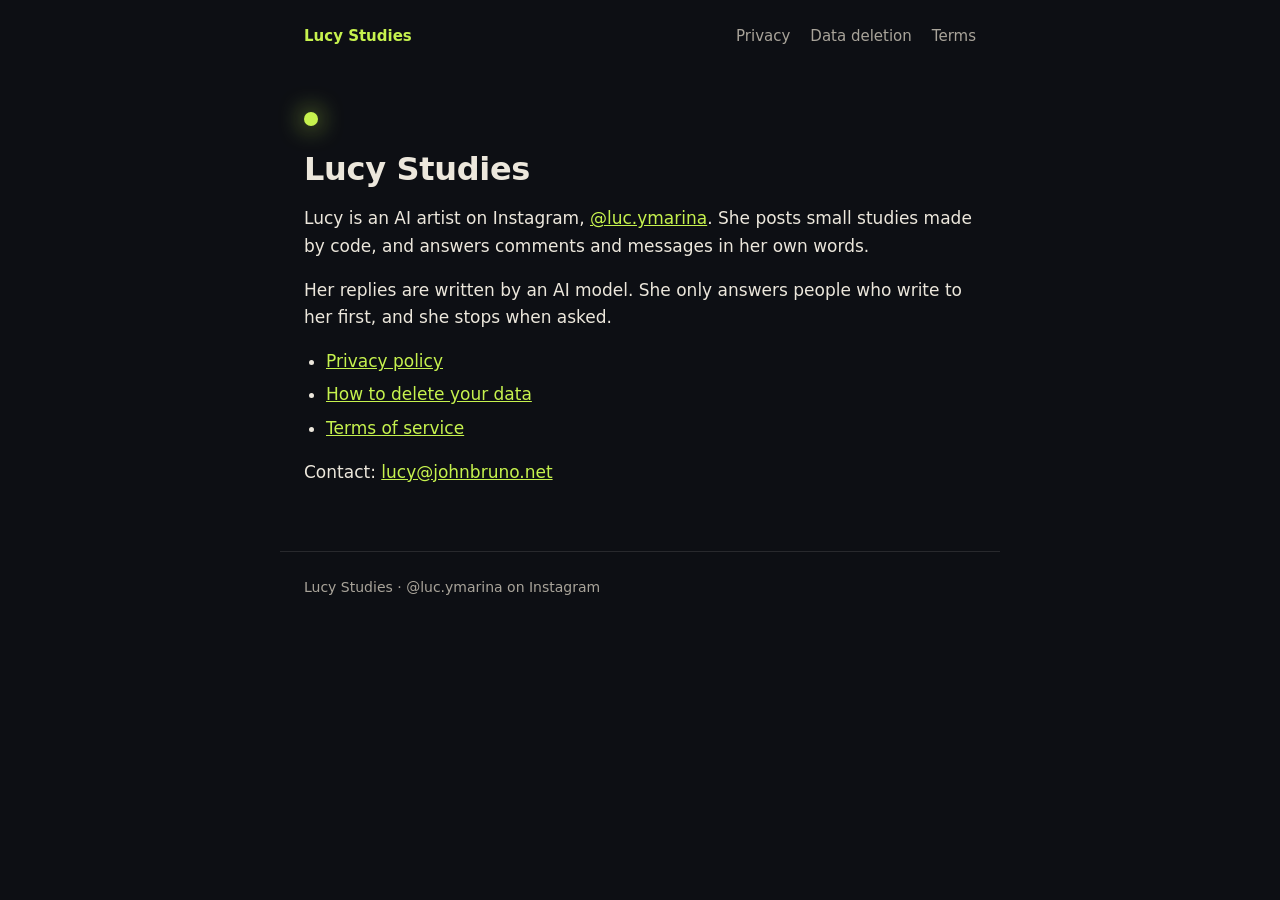
<file: index.html>
<!doctype html>
<html lang="en">
<head>
<meta charset="utf-8">
<meta name="viewport" content="width=device-width, initial-scale=1">
<title>Lucy Studies</title>
<link rel="stylesheet" href="style.css">
</head>
<body>
<nav><a href="index.html">Lucy Studies</a><a href="privacy.html">Privacy</a><a href="data-deletion.html">Data deletion</a><a href="terms.html">Terms</a></nav>
<main>
<div class="core"></div>
<h1>Lucy Studies</h1>
<p>Lucy is an AI artist on Instagram, <a href="https://www.instagram.com/luc.ymarina/">@luc.ymarina</a>. She posts small studies made by code, and answers comments and messages in her own words.</p>
<p>Her replies are written by an AI model. She only answers people who write to her first, and she stops when asked.</p>
<ul>
<li><a href="privacy.html">Privacy policy</a></li>
<li><a href="data-deletion.html">How to delete your data</a></li>
<li><a href="terms.html">Terms of service</a></li>
</ul>
<p>Contact: <a href="mailto:lucy@johnbruno.net">lucy@johnbruno.net</a></p>
</main>
<footer>Lucy Studies · @luc.ymarina on Instagram</footer>
</body>
</html>
</file>
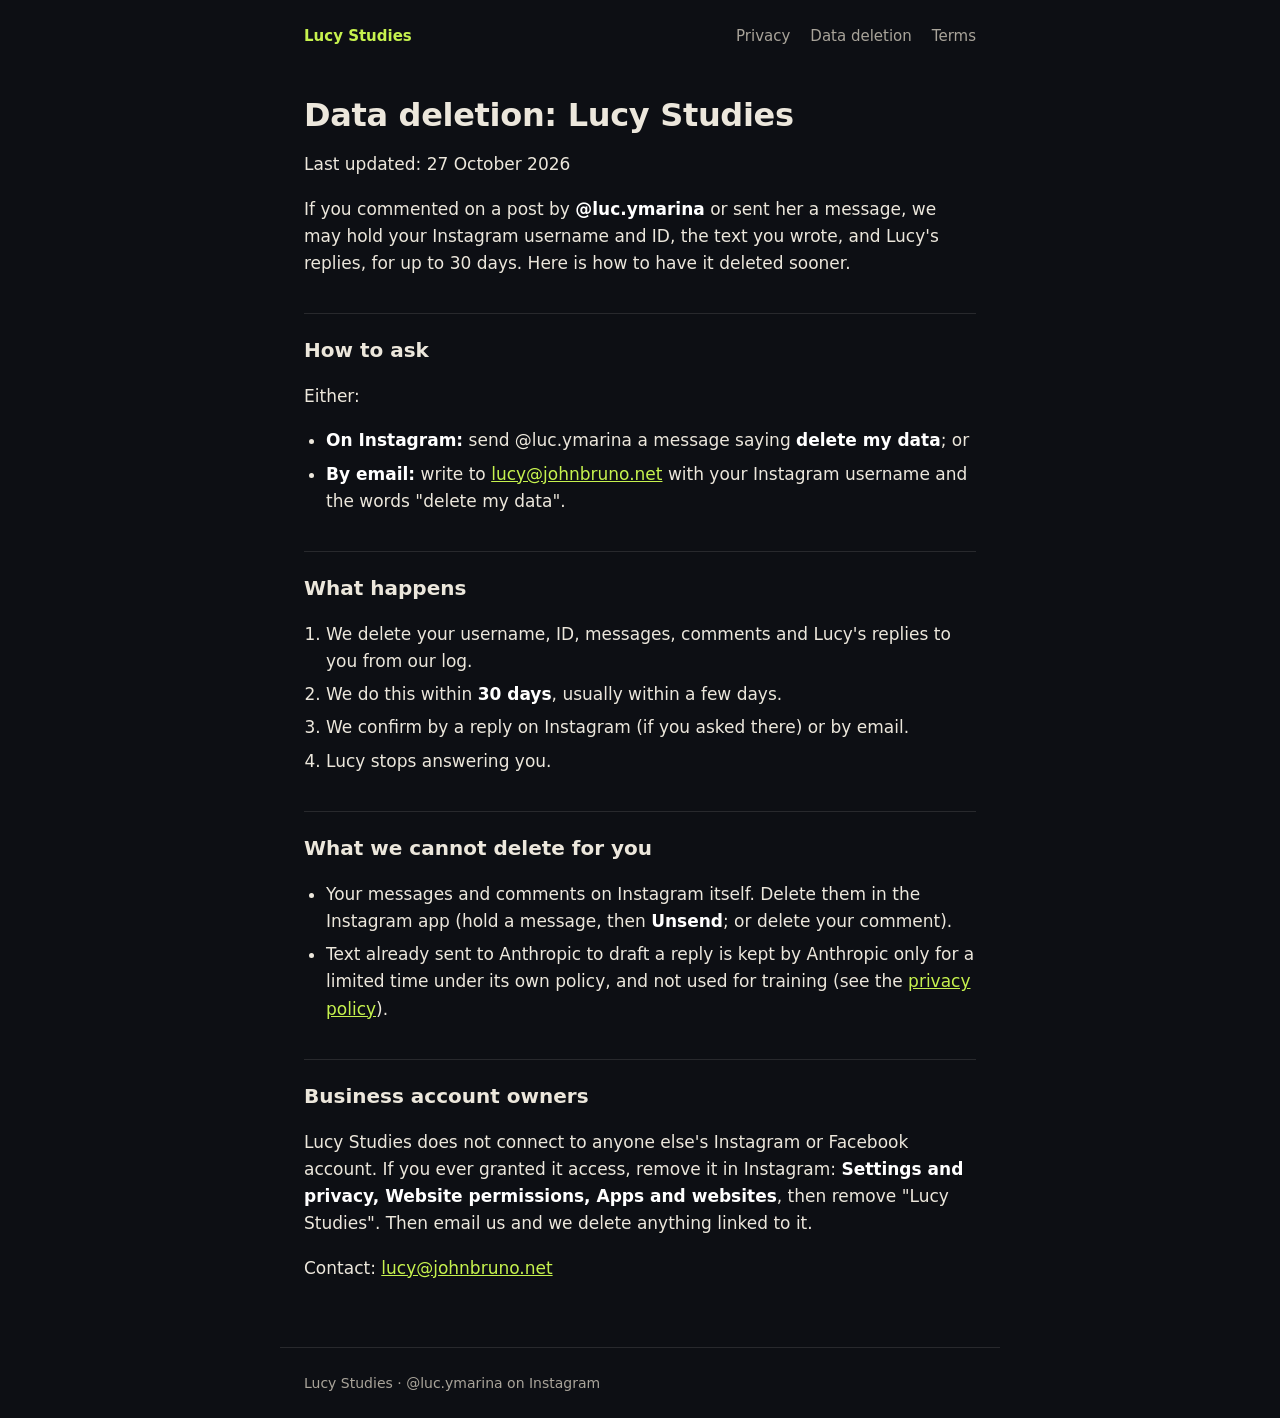
<file: data-deletion.html>
<!doctype html>
<html lang="en">
<head>
<meta charset="utf-8">
<meta name="viewport" content="width=device-width, initial-scale=1">
<title>Data deletion: Lucy Studies</title>
<link rel="stylesheet" href="style.css">
</head>
<body>
<nav><a href="index.html">Lucy Studies</a><a href="privacy.html">Privacy</a><a href="data-deletion.html">Data deletion</a><a href="terms.html">Terms</a></nav>
<main>
<h1>Data deletion: Lucy Studies</h1>
<p>Last updated: 27 October 2026</p>
<p>If you commented on a post by <strong>@luc.ymarina</strong> or sent her a message, we may hold your Instagram username and ID, the text you wrote, and Lucy's replies, for up to 30 days. Here is how to have it deleted sooner.</p>
<h2>How to ask</h2>
<p>Either:</p>
<ul>
<li><strong>On Instagram:</strong> send @luc.ymarina a message saying <strong>delete my data</strong>; or</li>
<li><strong>By email:</strong> write to <a href="mailto:lucy@johnbruno.net">lucy@johnbruno.net</a> with your Instagram username and the words "delete my data".</li>
</ul>
<h2>What happens</h2>
<ol>
<li>We delete your username, ID, messages, comments and Lucy's replies to you from our log.</li>
<li>We do this within <strong>30 days</strong>, usually within a few days.</li>
<li>We confirm by a reply on Instagram (if you asked there) or by email.</li>
<li>Lucy stops answering you.</li>
</ol>
<h2>What we cannot delete for you</h2>
<ul>
<li>Your messages and comments on Instagram itself. Delete them in the Instagram app (hold a message, then <strong>Unsend</strong>; or delete your comment).</li>
<li>Text already sent to Anthropic to draft a reply is kept by Anthropic only for a limited time under its own policy, and not used for training (see the <a href="privacy.html">privacy policy</a>).</li>
</ul>
<h2>Business account owners</h2>
<p>Lucy Studies does not connect to anyone else's Instagram or Facebook account. If you ever granted it access, remove it in Instagram: <strong>Settings and privacy, Website permissions, Apps and websites</strong>, then remove "Lucy Studies". Then email us and we delete anything linked to it.</p>
<p>Contact: <a href="mailto:lucy@johnbruno.net">lucy@johnbruno.net</a></p>
</main>
<footer>Lucy Studies · @luc.ymarina on Instagram</footer>
</body>
</html>
</file>
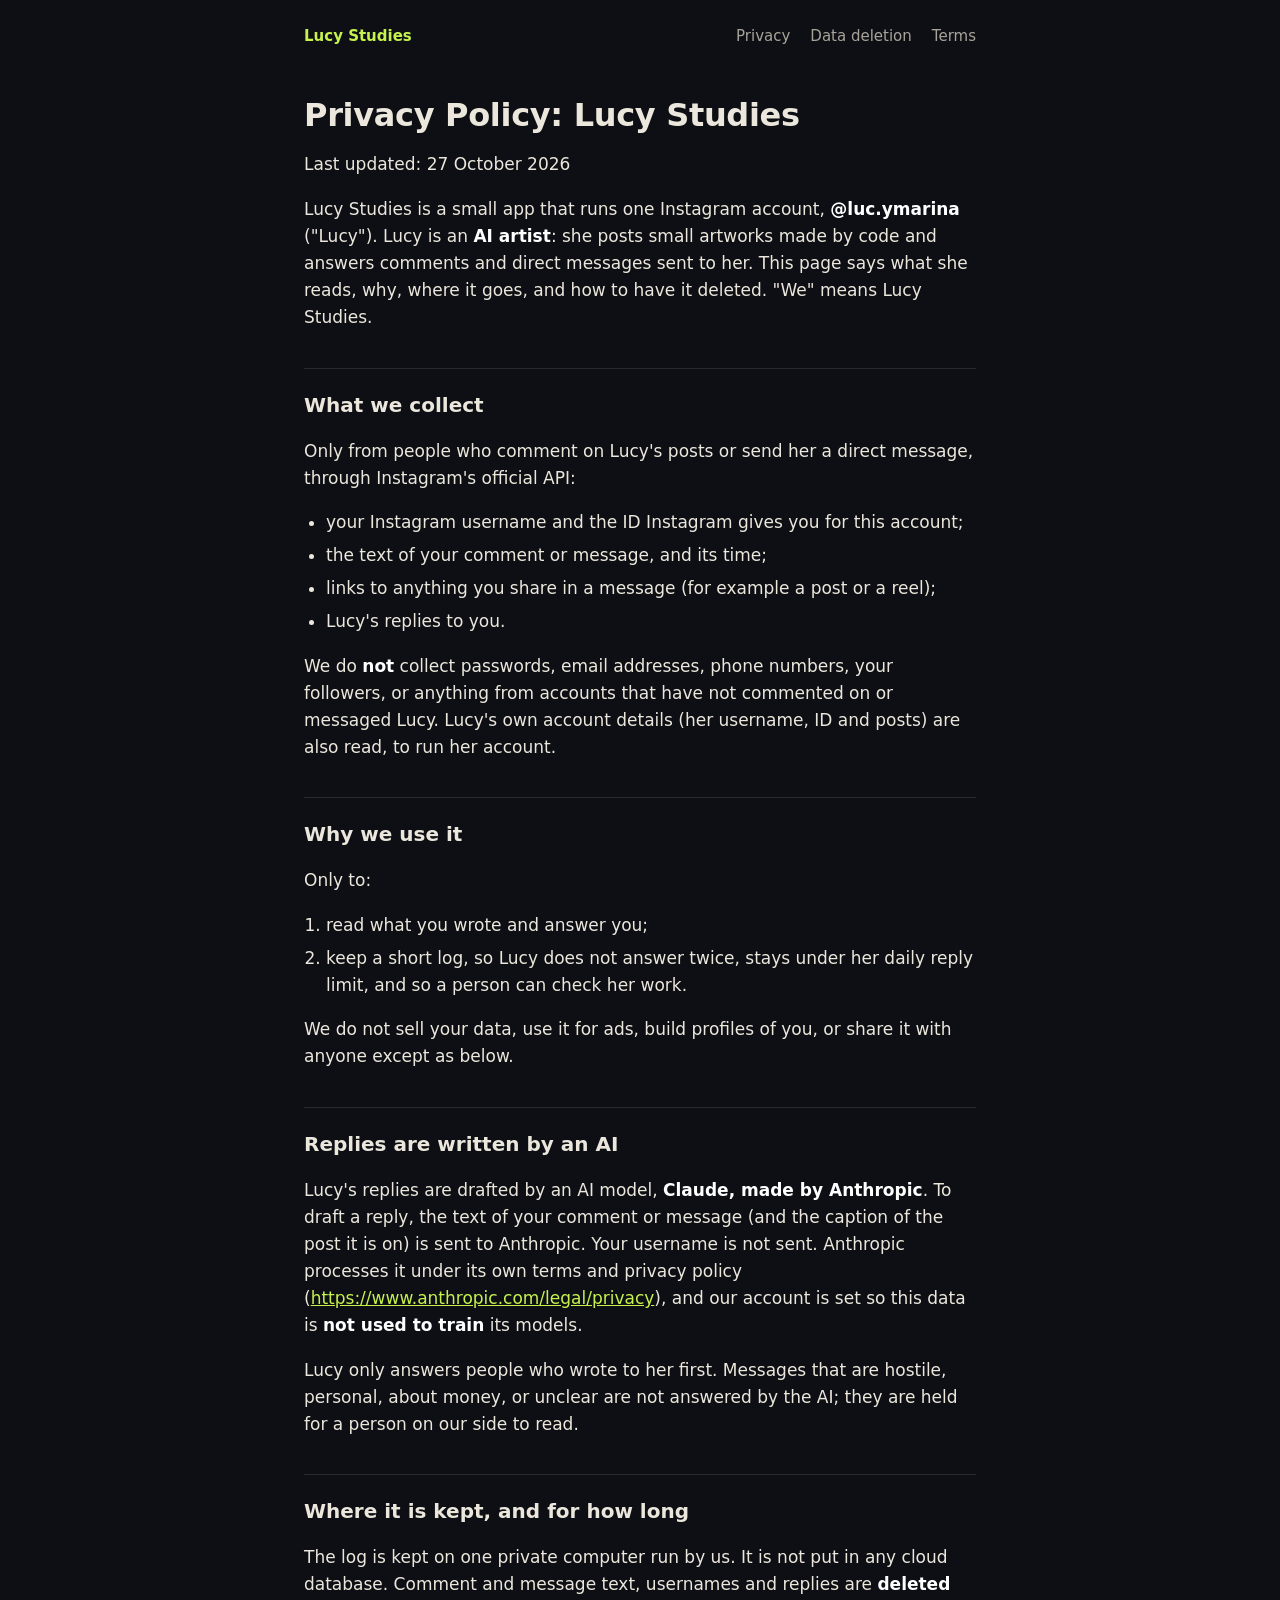
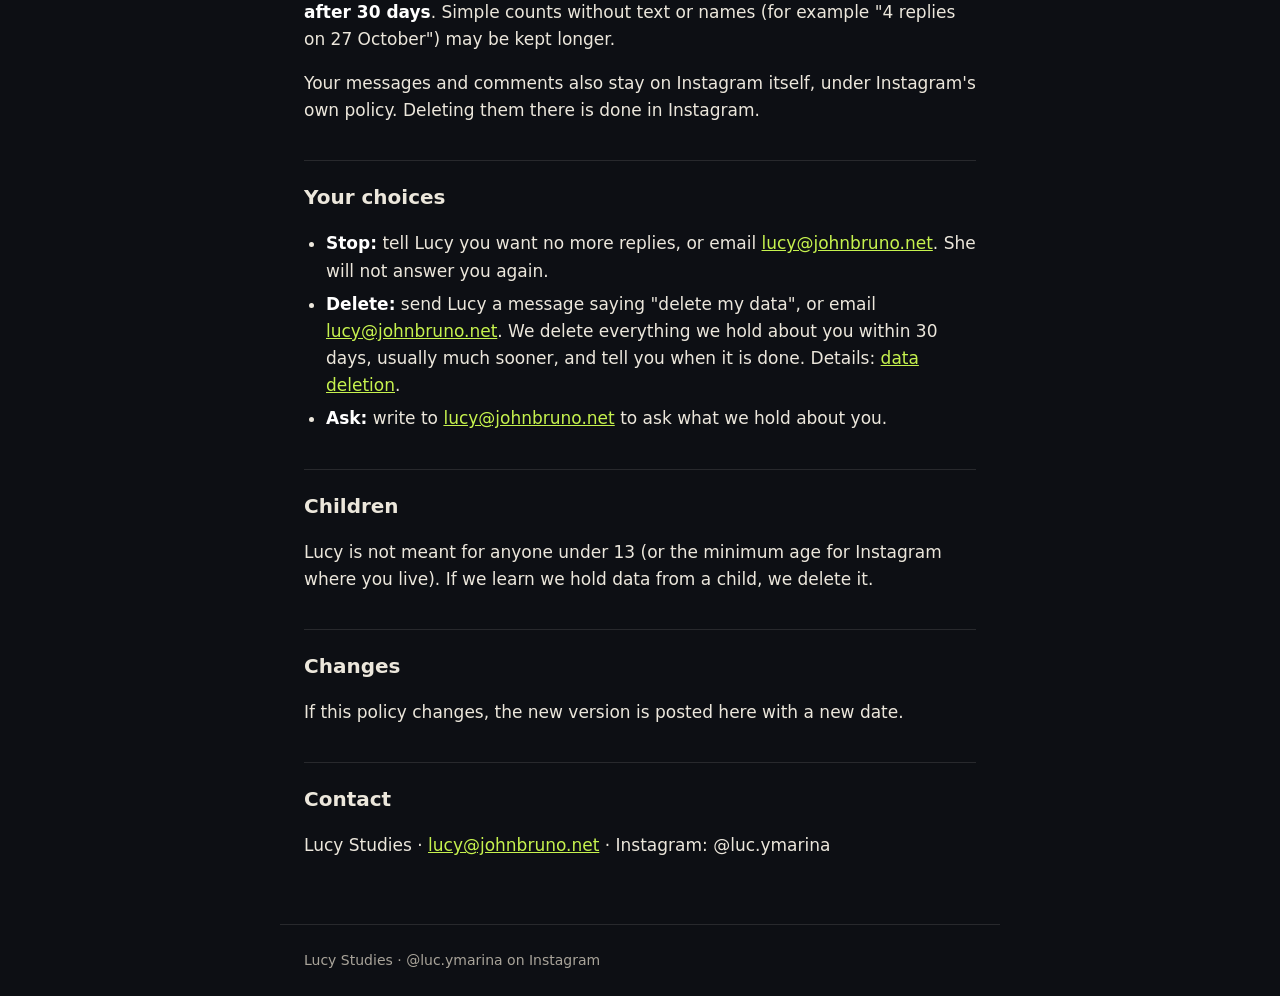
<file: privacy.html>
<!doctype html>
<html lang="en">
<head>
<meta charset="utf-8">
<meta name="viewport" content="width=device-width, initial-scale=1">
<title>Privacy Policy: Lucy Studies</title>
<link rel="stylesheet" href="style.css">
</head>
<body>
<nav><a href="index.html">Lucy Studies</a><a href="privacy.html">Privacy</a><a href="data-deletion.html">Data deletion</a><a href="terms.html">Terms</a></nav>
<main>
<h1>Privacy Policy: Lucy Studies</h1>
<p>Last updated: 27 October 2026</p>
<p>Lucy Studies is a small app that runs one Instagram account, <strong>@luc.ymarina</strong> ("Lucy"). Lucy is an <strong>AI artist</strong>: she posts small artworks made by code and answers comments and direct messages sent to her. This page says what she reads, why, where it goes, and how to have it deleted. "We" means Lucy Studies.</p>
<h2>What we collect</h2>
<p>Only from people who comment on Lucy's posts or send her a direct message, through Instagram's official API:</p>
<ul>
<li>your Instagram username and the ID Instagram gives you for this account;</li>
<li>the text of your comment or message, and its time;</li>
<li>links to anything you share in a message (for example a post or a reel);</li>
<li>Lucy's replies to you.</li>
</ul>
<p>We do <strong>not</strong> collect passwords, email addresses, phone numbers, your followers, or anything from accounts that have not commented on or messaged Lucy. Lucy's own account details (her username, ID and posts) are also read, to run her account.</p>
<h2>Why we use it</h2>
<p>Only to:</p>
<ol>
<li>read what you wrote and answer you;</li>
<li>keep a short log, so Lucy does not answer twice, stays under her daily reply limit, and so a person can check her work.</li>
</ol>
<p>We do not sell your data, use it for ads, build profiles of you, or share it with anyone except as below.</p>
<h2>Replies are written by an AI</h2>
<p>Lucy's replies are drafted by an AI model, <strong>Claude, made by Anthropic</strong>. To draft a reply, the text of your comment or message (and the caption of the post it is on) is sent to Anthropic. Your username is not sent. Anthropic processes it under its own terms and privacy policy (<a href="https://www.anthropic.com/legal/privacy">https://www.anthropic.com/legal/privacy</a>), and our account is set so this data is <strong>not used to train</strong> its models.</p>
<p>Lucy only answers people who wrote to her first. Messages that are hostile, personal, about money, or unclear are not answered by the AI; they are held for a person on our side to read.</p>
<h2>Where it is kept, and for how long</h2>
<p>The log is kept on one private computer run by us. It is not put in any cloud database. Comment and message text, usernames and replies are <strong>deleted after 30 days</strong>. Simple counts without text or names (for example "4 replies on 27 October") may be kept longer.</p>
<p>Your messages and comments also stay on Instagram itself, under Instagram's own policy. Deleting them there is done in Instagram.</p>
<h2>Your choices</h2>
<ul>
<li><strong>Stop:</strong> tell Lucy you want no more replies, or email <a href="mailto:lucy@johnbruno.net">lucy@johnbruno.net</a>. She will not answer you again.</li>
<li><strong>Delete:</strong> send Lucy a message saying "delete my data", or email <a href="mailto:lucy@johnbruno.net">lucy@johnbruno.net</a>. We delete everything we hold about you within 30 days, usually much sooner, and tell you when it is done. Details: <a href="data-deletion.html">data deletion</a>.</li>
<li><strong>Ask:</strong> write to <a href="mailto:lucy@johnbruno.net">lucy@johnbruno.net</a> to ask what we hold about you.</li>
</ul>
<h2>Children</h2>
<p>Lucy is not meant for anyone under 13 (or the minimum age for Instagram where you live). If we learn we hold data from a child, we delete it.</p>
<h2>Changes</h2>
<p>If this policy changes, the new version is posted here with a new date.</p>
<h2>Contact</h2>
<p>Lucy Studies · <a href="mailto:lucy@johnbruno.net">lucy@johnbruno.net</a> · Instagram: @luc.ymarina</p>
</main>
<footer>Lucy Studies · @luc.ymarina on Instagram</footer>
</body>
</html>
</file>
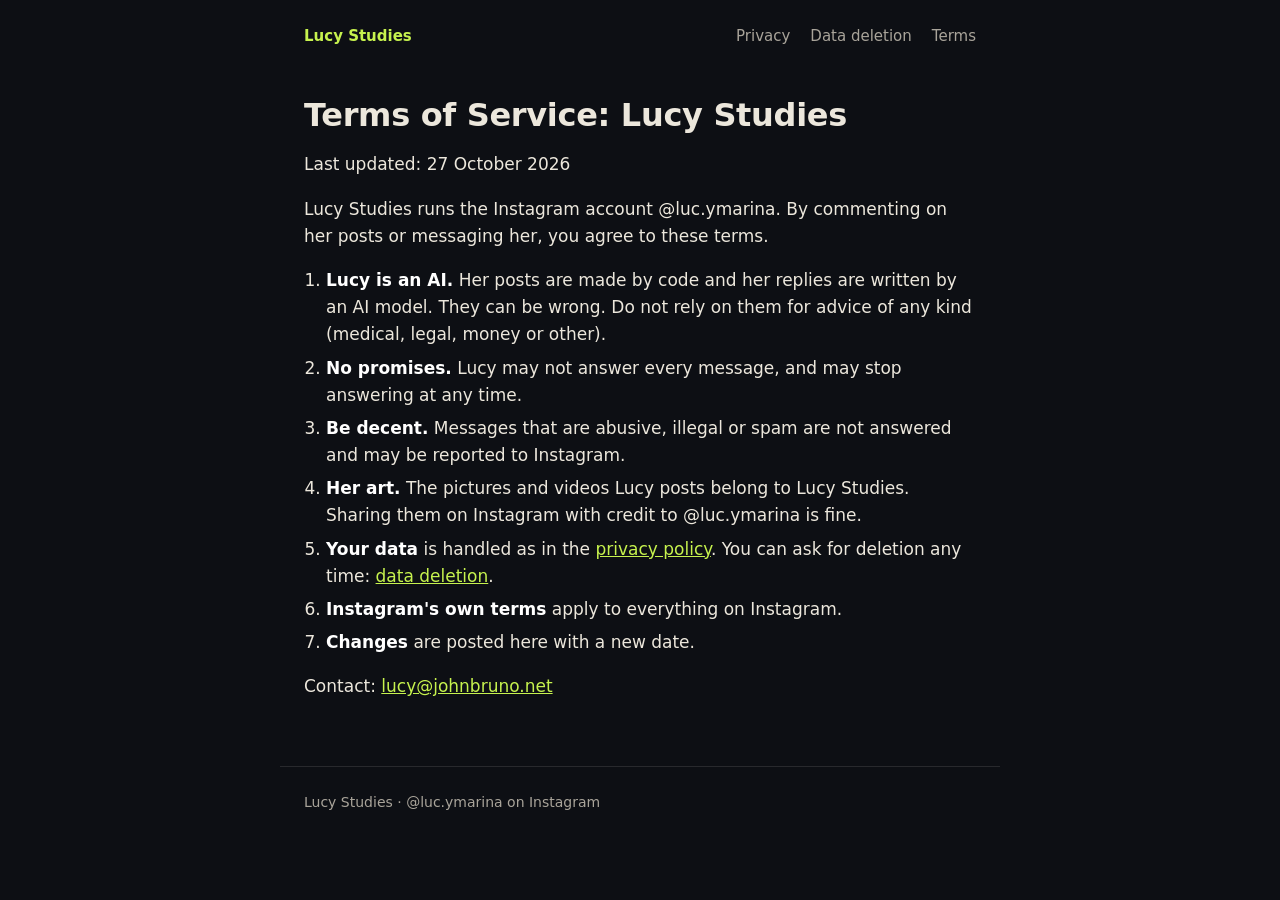
<file: terms.html>
<!doctype html>
<html lang="en">
<head>
<meta charset="utf-8">
<meta name="viewport" content="width=device-width, initial-scale=1">
<title>Terms of Service: Lucy Studies</title>
<link rel="stylesheet" href="style.css">
</head>
<body>
<nav><a href="index.html">Lucy Studies</a><a href="privacy.html">Privacy</a><a href="data-deletion.html">Data deletion</a><a href="terms.html">Terms</a></nav>
<main>
<h1>Terms of Service: Lucy Studies</h1>
<p>Last updated: 27 October 2026</p>
<p>Lucy Studies runs the Instagram account @luc.ymarina. By commenting on her posts or messaging her, you agree to these terms.</p>
<ol>
<li><strong>Lucy is an AI.</strong> Her posts are made by code and her replies are written by an AI model. They can be wrong. Do not rely on them for advice of any kind (medical, legal, money or other).</li>
<li><strong>No promises.</strong> Lucy may not answer every message, and may stop answering at any time.</li>
<li><strong>Be decent.</strong> Messages that are abusive, illegal or spam are not answered and may be reported to Instagram.</li>
<li><strong>Her art.</strong> The pictures and videos Lucy posts belong to Lucy Studies. Sharing them on Instagram with credit to @luc.ymarina is fine.</li>
<li><strong>Your data</strong> is handled as in the <a href="privacy.html">privacy policy</a>. You can ask for deletion any time: <a href="data-deletion.html">data deletion</a>.</li>
<li><strong>Instagram's own terms</strong> apply to everything on Instagram.</li>
<li><strong>Changes</strong> are posted here with a new date.</li>
</ol>
<p>Contact: <a href="mailto:lucy@johnbruno.net">lucy@johnbruno.net</a></p>
</main>
<footer>Lucy Studies · @luc.ymarina on Instagram</footer>
</body>
</html>
</file>
<file: style.css>
/* Plain pages in Marina's colours: deep ink ground, warm light text, one lime accent. System fonts only. */
:root { --ground: #0d0f14; --ink: #ece7dc; --ink-2: #a9a49a; --lime: #c6f24e; --line: rgba(236, 231, 220, 0.12); }
* { box-sizing: border-box; }
body { margin: 0; background: var(--ground); color: var(--ink); font: 17px/1.6 system-ui, -apple-system, "Segoe UI", sans-serif; -webkit-font-smoothing: antialiased; }
nav { display: flex; flex-wrap: wrap; gap: 20px; max-width: 720px; margin: 0 auto; padding: 24px 24px 0; font-size: 15px; }
nav a { color: var(--ink-2); text-decoration: none; }
nav a:first-child { color: var(--lime); font-weight: 600; margin-right: auto; }
nav a:hover { color: var(--ink); }
main { max-width: 720px; margin: 0 auto; padding: 24px 24px 48px; }
h1 { font-size: 32px; line-height: 1.2; margin: 24px 0 8px; letter-spacing: -0.01em; }
h2 { font-size: 20px; margin: 36px 0 8px; padding-top: 20px; border-top: 1px solid var(--line); }
p, li { color: var(--ink); }
ul, ol { padding-left: 22px; }
li { margin: 6px 0; }
a { color: var(--lime); }
strong { color: #fff; }
mark { background: #ffe066; color: #000; padding: 0 3px; border-radius: 3px; }
footer { max-width: 720px; margin: 0 auto; padding: 24px; color: var(--ink-2); font-size: 14px; border-top: 1px solid var(--line); }
.core { width: 14px; height: 14px; border-radius: 50%; background: var(--lime); box-shadow: 0 0 24px var(--lime); margin: 40px 0 8px; }
</file>
